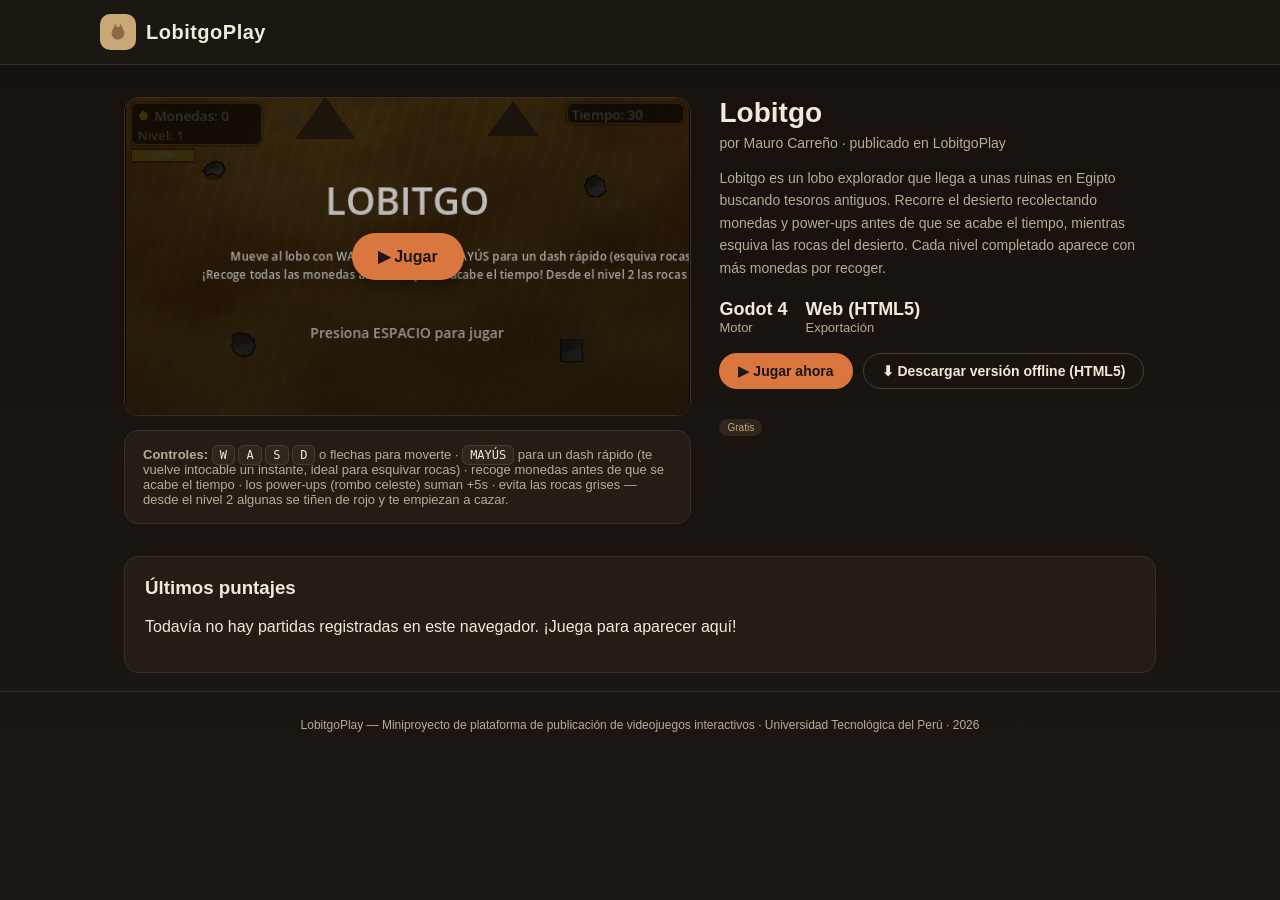
<file: index.html>
<!DOCTYPE html>
<html lang="es">
<head>
<meta charset="UTF-8">
<meta name="viewport" content="width=device-width, initial-scale=1.0">
<title>LobitgoPlay — Plataforma de videojuegos indie en Godot</title>
<link rel="icon" type="image/svg+xml" href="data:image/svg+xml,%3Csvg xmlns='http://www.w3.org/2000/svg' viewBox='0 0 128 128'%3E%3Ccircle cx='64' cy='70' r='34' fill='%238a6a4a'/%3E%3Cpolygon points='38,46 50,20 62,50' fill='%238a6a4a'/%3E%3Cpolygon points='90,46 78,20 66,50' fill='%238a6a4a'/%3E%3C/svg%3E">
<link rel="stylesheet" href="css/style.css">
</head>
<body>

<header class="site-header">
  <div class="container nav">
    <a class="brand" href="index.html">
      <span class="brand-mark">
        <svg viewBox="0 0 128 128" xmlns="http://www.w3.org/2000/svg">
          <circle cx="64" cy="70" r="34" fill="#8a6a4a"/>
          <polygon points="38,46 50,20 62,50" fill="#8a6a4a"/>
          <polygon points="90,46 78,20 66,50" fill="#8a6a4a"/>
        </svg>
      </span>
      LobitgoPlay
    </a>
  </div>
</header>

<div class="container">
  <div class="game-hero">
    <div>
      <div class="player-frame">
        <button type="button" class="player-preview" id="playPreview" aria-label="Jugar Lobitgo">
          <img src="img/lobitgo-titulo.png" alt="Pantalla de inicio de Lobitgo">
          <span class="preview-overlay">
            <span class="play-button">▶ Jugar</span>
          </span>
        </button>
      </div>
      <div class="controls-box" style="margin-top:14px;">
        <b>Controles:</b>
        <kbd>W</kbd> <kbd>A</kbd> <kbd>S</kbd> <kbd>D</kbd> o flechas para moverte · <kbd>MAYÚS</kbd> para un dash rápido (te vuelve intocable un instante, ideal para esquivar rocas) ·
        recoge monedas antes de que se acabe el tiempo · los power-ups (rombo celeste) suman +5s · evita las rocas grises — desde el nivel 2 algunas se tiñen de rojo y te empiezan a cazar.
      </div>
    </div>
    <div class="game-info">
      <h1>Lobitgo</h1>
      <div class="author">por Mauro Carreño · publicado en LobitgoPlay</div>
      <p class="desc">
        Lobitgo es un lobo explorador que llega a unas ruinas en Egipto buscando tesoros antiguos.
        Recorre el desierto recolectando monedas y power-ups antes de que se acabe el tiempo,
        mientras esquiva las rocas del desierto. Cada nivel completado aparece con más monedas por recoger.
      </p>
      <div class="stat-row">
        <div><b>Godot 4</b>Motor</div>
        <div><b>Web (HTML5)</b>Exportación</div>
      </div>
      <div class="actions">
        <a class="btn btn-primary" href="#" id="playNowBtn">▶ Jugar ahora</a>
        <a class="btn btn-ghost" href="juegos/lobitgo/Lobitgo-offline.zip" download>⬇ Descargar versión offline (HTML5)</a>
      </div>
      <span class="badge">Gratis</span>
    </div>
  </div>

  <div class="panel-card" id="scoreboardCard">
    <h3>Últimos puntajes</h3>
    <p class="scoreboard-empty" id="scoreboardEmpty">Todavía no hay partidas registradas en este navegador. ¡Juega para aparecer aquí!</p>
    <table class="mock-table" id="scoreboardTable" style="display:none;">
      <thead>
        <tr><th>Nombre</th><th>Puntaje</th><th>Nivel</th><th>Cuándo</th></tr>
      </thead>
      <tbody id="scoreboardBody"></tbody>
    </table>
  </div>
</div>

<div class="game-modal" id="gameModal" role="dialog" aria-modal="true" aria-label="Lobitgo jugable">
  <div class="game-modal-box">
    <button type="button" class="game-modal-close" id="closeModalBtn" aria-label="Cerrar">×</button>
    <div class="game-modal-frame">
      <iframe id="gameFrame" src="" allow="autoplay" title="Lobitgo jugable"></iframe>
    </div>
  </div>
</div>

<footer>
  LobitgoPlay — Miniproyecto de plataforma de publicación de videojuegos interactivos · Universidad Tecnológica del Perú · 2026
</footer>

<script>
(function () {
  var modal = document.getElementById('gameModal');
  var frame = document.getElementById('gameFrame');
  var GAME_SRC = 'juegos/lobitgo/web/index.html';

  function handleEscFromFrame(e) {
    if (e.key === 'Escape') closeGame();
  }

  function openGame() {
    frame.src = GAME_SRC;
    modal.classList.add('open');
    document.body.style.overflow = 'hidden';
  }

  function closeGame() {
    modal.classList.remove('open');
    frame.src = '';
    document.body.style.overflow = '';
  }

  // El juego (iframe) es mismo-origen, pero al tomar foco de teclado deja de
  // recibir el ESC el documento padre. Se engancha también dentro del iframe
  // para poder cerrar el modal aunque el foco esté sobre el juego.
  frame.addEventListener('load', function () {
    try {
      frame.contentWindow.document.addEventListener('keydown', handleEscFromFrame);
    } catch (err) { /* cross-origin de respaldo: se ignora */ }
  });

  document.getElementById('playPreview').addEventListener('click', openGame);
  document.getElementById('playNowBtn').addEventListener('click', function (e) {
    e.preventDefault();
    openGame();
  });
  document.getElementById('closeModalBtn').addEventListener('click', closeGame);

  modal.addEventListener('click', function (e) {
    if (e.target === modal) closeGame();
  });

  document.addEventListener('keydown', function (e) {
    if (e.key === 'Escape' && modal.classList.contains('open')) closeGame();
  });
})();
</script>

<script>
(function () {
  // Tabla de puntajes local: sin backend real, se guarda en este navegador
  // (localStorage), igual que el mejor puntaje que ya guarda el propio juego.
  var STORAGE_KEY = 'lobitgo_scores';
  var LAST_NAME_KEY = 'lobitgo_last_name';
  var MAX_ENTRIES = 10;

  var emptyMsg = document.getElementById('scoreboardEmpty');
  var table = document.getElementById('scoreboardTable');
  var body = document.getElementById('scoreboardBody');

  function loadScores() {
    try {
      return JSON.parse(localStorage.getItem(STORAGE_KEY)) || [];
    } catch (err) {
      return [];
    }
  }

  function saveScores(scores) {
    localStorage.setItem(STORAGE_KEY, JSON.stringify(scores));
  }

  function renderScores() {
    var scores = loadScores();
    if (scores.length === 0) {
      emptyMsg.style.display = '';
      table.style.display = 'none';
      return;
    }
    emptyMsg.style.display = 'none';
    table.style.display = '';
    body.innerHTML = '';
    scores.forEach(function (entry) {
      var row = document.createElement('tr');
      row.innerHTML =
        '<td>' + entry.name + '</td>' +
        '<td>' + entry.score + '</td>' +
        '<td>' + entry.level + '</td>' +
        '<td>' + entry.when + '</td>';
      body.appendChild(row);
    });
  }

  function addScore(score, level) {
    var lastName = localStorage.getItem(LAST_NAME_KEY) || '';
    var name = window.prompt('¡Partida terminada! ¿Cómo te llamas para el marcador?', lastName);
    if (name === null) return; // el jugador canceló, no se registra
    name = name.trim().slice(0, 24) || 'Jugador anónimo';
    localStorage.setItem(LAST_NAME_KEY, name);

    var scores = loadScores();
    scores.unshift({
      name: name,
      score: score,
      level: level,
      when: new Date().toLocaleString('es-PE', { dateStyle: 'short', timeStyle: 'short' })
    });
    scores = scores.slice(0, MAX_ENTRIES);
    saveScores(scores);
    renderScores();
  }

  window.addEventListener('message', function (event) {
    if (!event.data || event.data.source !== 'lobitgo') return;
    addScore(event.data.score, event.data.level);
  });

  renderScores();
})();
</script>

</body>
</html>
</file>
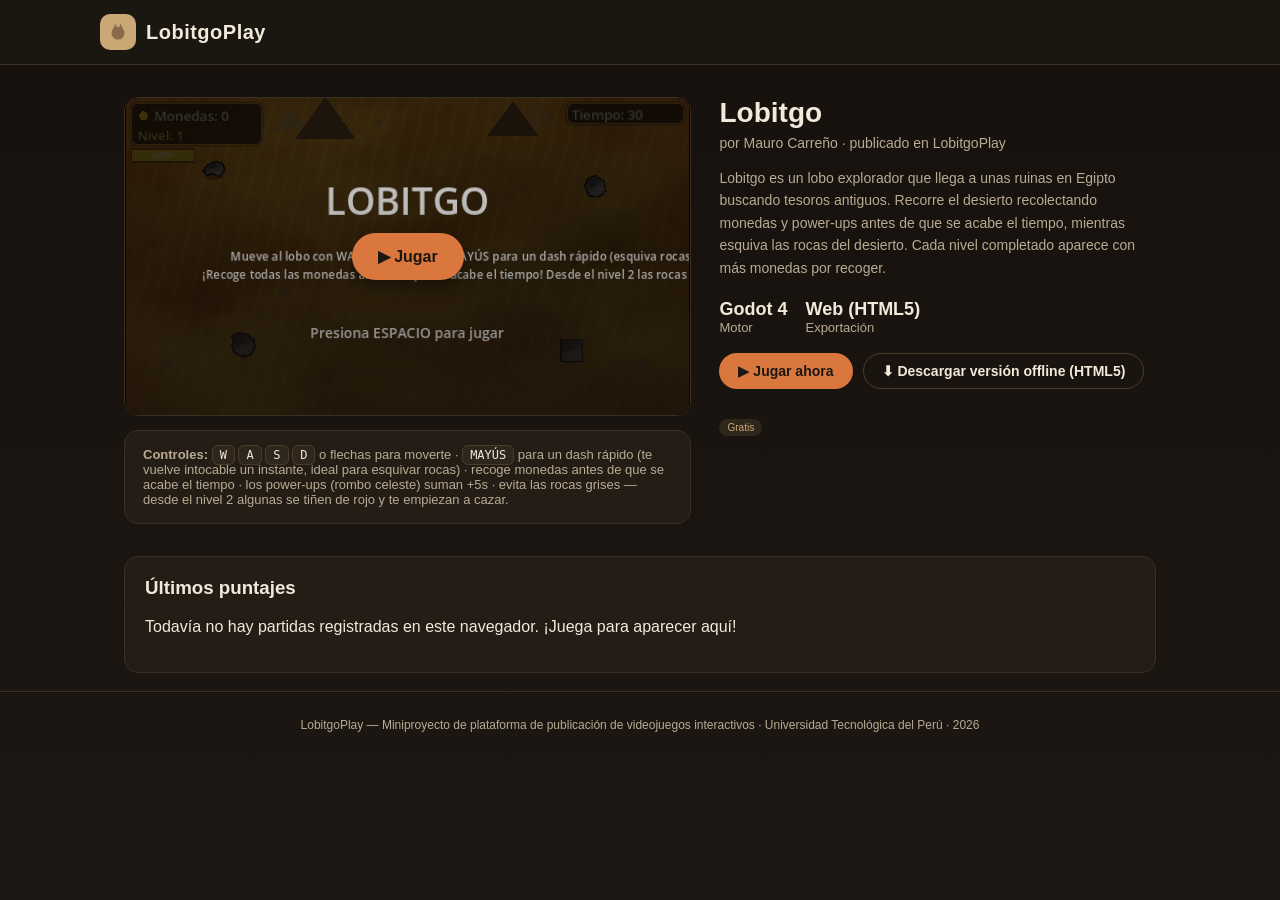
<file: juegos/lobitgo/index.html>
<!DOCTYPE html>
<html lang="es">
<head>
<meta charset="UTF-8">
<meta http-equiv="refresh" content="0; url=../../index.html">
<link rel="canonical" href="../../index.html">
<title>Lobitgo — LobitgoPlay</title>
</head>
<body>
<p>Redirigiendo a <a href="../../index.html">LobitgoPlay</a>…</p>
</body>
</html>
</file>
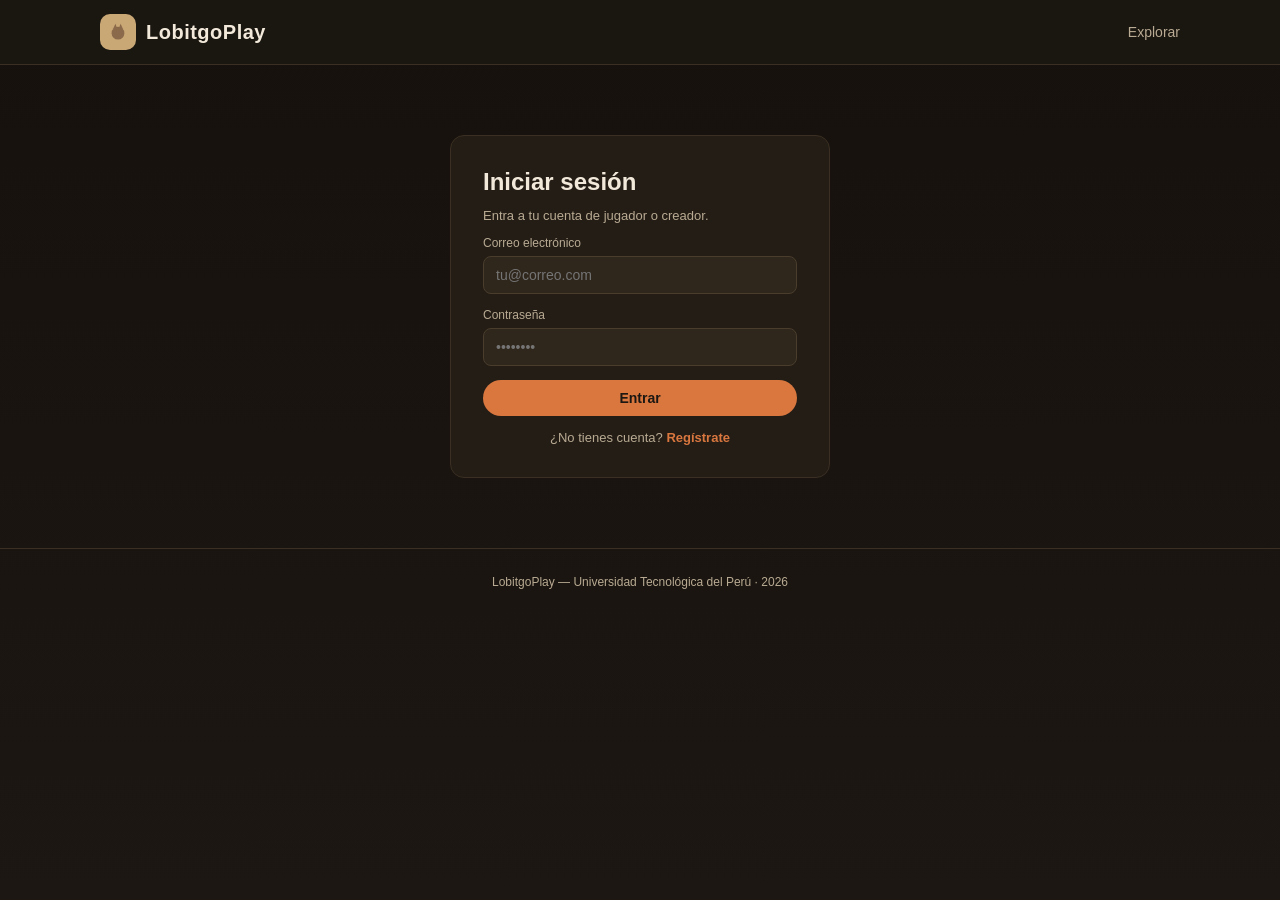
<file: login.html>
<!DOCTYPE html>
<html lang="es">
<head>
<meta charset="UTF-8">
<meta name="viewport" content="width=device-width, initial-scale=1.0">
<title>Iniciar sesión — LobitgoPlay</title>
<link rel="stylesheet" href="css/style.css">
</head>
<body>

<header class="site-header">
  <div class="container nav">
    <a class="brand" href="index.html">
      <span class="brand-mark">
        <svg viewBox="0 0 128 128" xmlns="http://www.w3.org/2000/svg">
          <circle cx="64" cy="70" r="34" fill="#8a6a4a"/>
          <polygon points="38,46 50,20 62,50" fill="#8a6a4a"/>
          <polygon points="90,46 78,20 66,50" fill="#8a6a4a"/>
        </svg>
      </span>
      LobitgoPlay
    </a>
    <nav class="nav-links">
      <a href="index.html">Explorar</a>
    </nav>
  </div>
</header>

<div class="auth-wrap">
  <h2>Iniciar sesión</h2>
  <p class="sub">Entra a tu cuenta de jugador o creador.</p>
  <form onsubmit="event.preventDefault(); window.location.href='panel-creador.html';">
    <div class="field">
      <label>Correo electrónico</label>
      <input type="email" placeholder="tu@correo.com" required>
    </div>
    <div class="field">
      <label>Contraseña</label>
      <input type="password" placeholder="••••••••" required>
    </div>
    <button class="btn btn-primary btn-block" type="submit">Entrar</button>
  </form>
  <div class="switch-auth">¿No tienes cuenta? <a href="registro.html">Regístrate</a></div>
</div>

<footer>
  LobitgoPlay — Universidad Tecnológica del Perú · 2026
</footer>

</body>
</html>
</file>
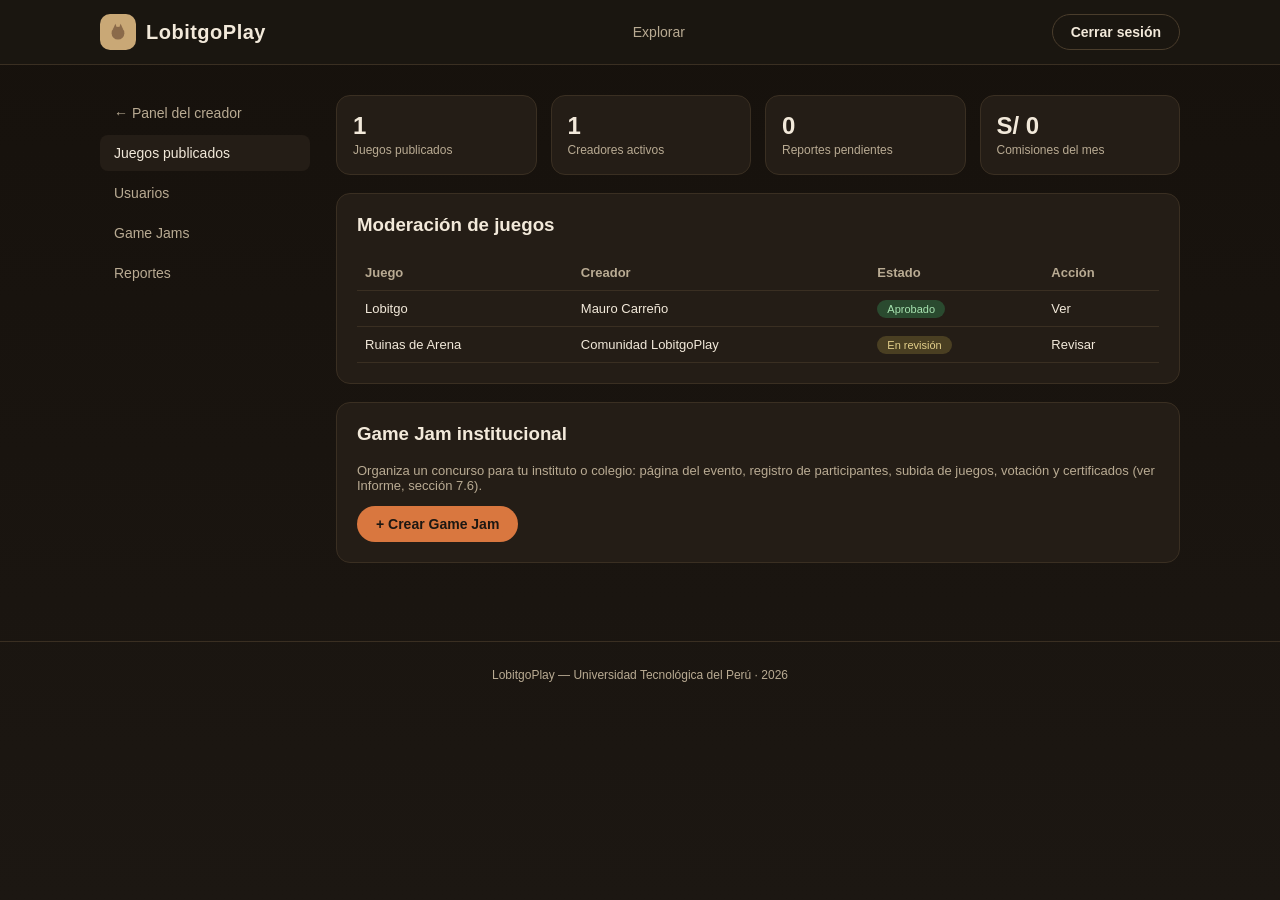
<file: panel-admin.html>
<!DOCTYPE html>
<html lang="es">
<head>
<meta charset="UTF-8">
<meta name="viewport" content="width=device-width, initial-scale=1.0">
<title>Panel administrador — LobitgoPlay</title>
<link rel="stylesheet" href="css/style.css">
</head>
<body>

<header class="site-header">
  <div class="container nav">
    <a class="brand" href="index.html">
      <span class="brand-mark">
        <svg viewBox="0 0 128 128" xmlns="http://www.w3.org/2000/svg">
          <circle cx="64" cy="70" r="34" fill="#8a6a4a"/>
          <polygon points="38,46 50,20 62,50" fill="#8a6a4a"/>
          <polygon points="90,46 78,20 66,50" fill="#8a6a4a"/>
        </svg>
      </span>
      LobitgoPlay
    </a>
    <nav class="nav-links">
      <a href="index.html">Explorar</a>
    </nav>
    <div class="nav-actions">
      <a class="btn btn-ghost" href="index.html">Cerrar sesión</a>
    </div>
  </div>
</header>

<div class="container panel-layout">
  <nav class="panel-nav">
    <a href="panel-creador.html">← Panel del creador</a>
    <a class="active" href="panel-admin.html">Juegos publicados</a>
    <a href="#">Usuarios</a>
    <a href="#">Game Jams</a>
    <a href="#">Reportes</a>
  </nav>

  <div>
    <div class="kpi-row">
      <div class="kpi"><b>1</b><span>Juegos publicados</span></div>
      <div class="kpi"><b>1</b><span>Creadores activos</span></div>
      <div class="kpi"><b>0</b><span>Reportes pendientes</span></div>
      <div class="kpi"><b>S/ 0</b><span>Comisiones del mes</span></div>
    </div>

    <div class="panel-card">
      <h3>Moderación de juegos</h3>
      <table class="mock-table">
        <tr><th>Juego</th><th>Creador</th><th>Estado</th><th>Acción</th></tr>
        <tr>
          <td>Lobitgo</td>
          <td>Mauro Carreño</td>
          <td><span class="status-pill ok">Aprobado</span></td>
          <td><a href="juegos/lobitgo/index.html">Ver</a></td>
        </tr>
        <tr>
          <td>Ruinas de Arena</td>
          <td>Comunidad LobitgoPlay</td>
          <td><span class="status-pill pending">En revisión</span></td>
          <td><a href="#" onclick="alert('Maqueta de demostración: la moderación real llegará con el backend.');return false;">Revisar</a></td>
        </tr>
      </table>
    </div>

    <div class="panel-card">
      <h3>Game Jam institucional</h3>
      <p style="color:var(--text-dim); font-size:13px;">Organiza un concurso para tu instituto o colegio: página del evento, registro de participantes, subida de juegos, votación y certificados (ver Informe, sección 7.6).</p>
      <button class="btn btn-primary" onclick="alert('Maqueta de demostración: la creación de Game Jams se habilitará en la fase 2.');">+ Crear Game Jam</button>
    </div>
  </div>
</div>

<footer>
  LobitgoPlay — Universidad Tecnológica del Perú · 2026
</footer>

</body>
</html>
</file>
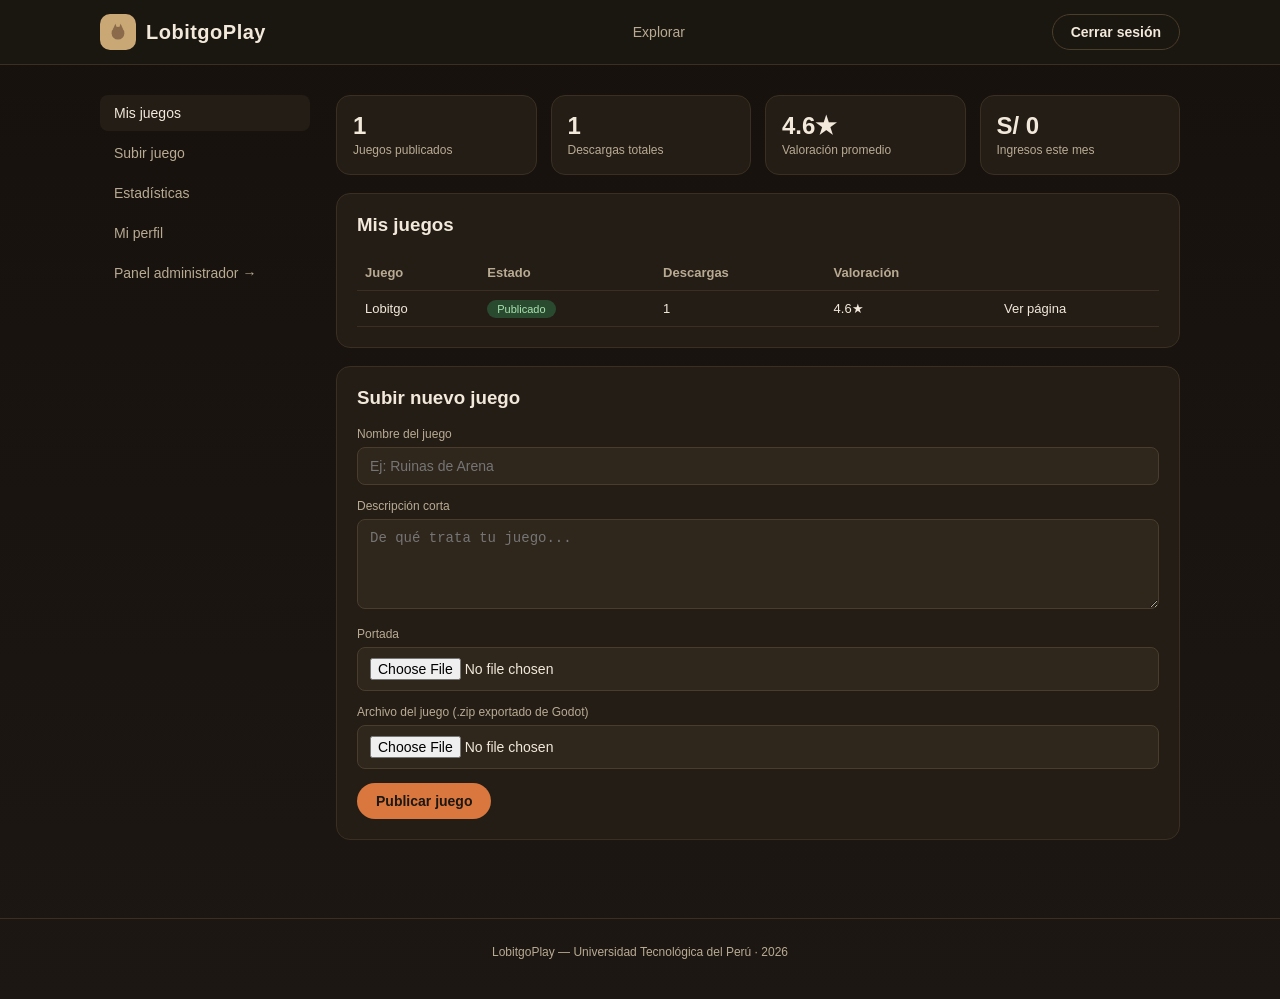
<file: panel-creador.html>
<!DOCTYPE html>
<html lang="es">
<head>
<meta charset="UTF-8">
<meta name="viewport" content="width=device-width, initial-scale=1.0">
<title>Panel del creador — LobitgoPlay</title>
<link rel="stylesheet" href="css/style.css">
</head>
<body>

<header class="site-header">
  <div class="container nav">
    <a class="brand" href="index.html">
      <span class="brand-mark">
        <svg viewBox="0 0 128 128" xmlns="http://www.w3.org/2000/svg">
          <circle cx="64" cy="70" r="34" fill="#8a6a4a"/>
          <polygon points="38,46 50,20 62,50" fill="#8a6a4a"/>
          <polygon points="90,46 78,20 66,50" fill="#8a6a4a"/>
        </svg>
      </span>
      LobitgoPlay
    </a>
    <nav class="nav-links">
      <a href="index.html">Explorar</a>
    </nav>
    <div class="nav-actions">
      <a class="btn btn-ghost" href="index.html">Cerrar sesión</a>
    </div>
  </div>
</header>

<div class="container panel-layout">
  <nav class="panel-nav">
    <a class="active" href="panel-creador.html">Mis juegos</a>
    <a href="#" onclick="document.getElementById('subir').scrollIntoView({behavior:'smooth'});return false;">Subir juego</a>
    <a href="#">Estadísticas</a>
    <a href="#">Mi perfil</a>
    <a href="panel-admin.html">Panel administrador →</a>
  </nav>

  <div>
    <div class="kpi-row">
      <div class="kpi"><b>1</b><span>Juegos publicados</span></div>
      <div class="kpi"><b>1</b><span>Descargas totales</span></div>
      <div class="kpi"><b>4.6★</b><span>Valoración promedio</span></div>
      <div class="kpi"><b>S/ 0</b><span>Ingresos este mes</span></div>
    </div>

    <div class="panel-card">
      <h3>Mis juegos</h3>
      <table class="mock-table">
        <tr><th>Juego</th><th>Estado</th><th>Descargas</th><th>Valoración</th><th></th></tr>
        <tr>
          <td>Lobitgo</td>
          <td><span class="status-pill ok">Publicado</span></td>
          <td>1</td>
          <td>4.6★</td>
          <td><a href="juegos/lobitgo/index.html">Ver página</a></td>
        </tr>
      </table>
    </div>

    <div class="panel-card" id="subir">
      <h3>Subir nuevo juego</h3>
      <form onsubmit="event.preventDefault(); alert('Maqueta de demostración: la subida real de archivos se implementará junto con el backend (ver Informe, sección 8.1).');">
        <div class="field">
          <label>Nombre del juego</label>
          <input type="text" placeholder="Ej: Ruinas de Arena">
        </div>
        <div class="field">
          <label>Descripción corta</label>
          <textarea placeholder="De qué trata tu juego..."></textarea>
        </div>
        <div class="field">
          <label>Portada</label>
          <input type="file" accept="image/*">
        </div>
        <div class="field">
          <label>Archivo del juego (.zip exportado de Godot)</label>
          <input type="file" accept=".zip">
        </div>
        <button class="btn btn-primary" type="submit">Publicar juego</button>
      </form>
    </div>
  </div>
</div>

<footer>
  LobitgoPlay — Universidad Tecnológica del Perú · 2026
</footer>

</body>
</html>
</file>
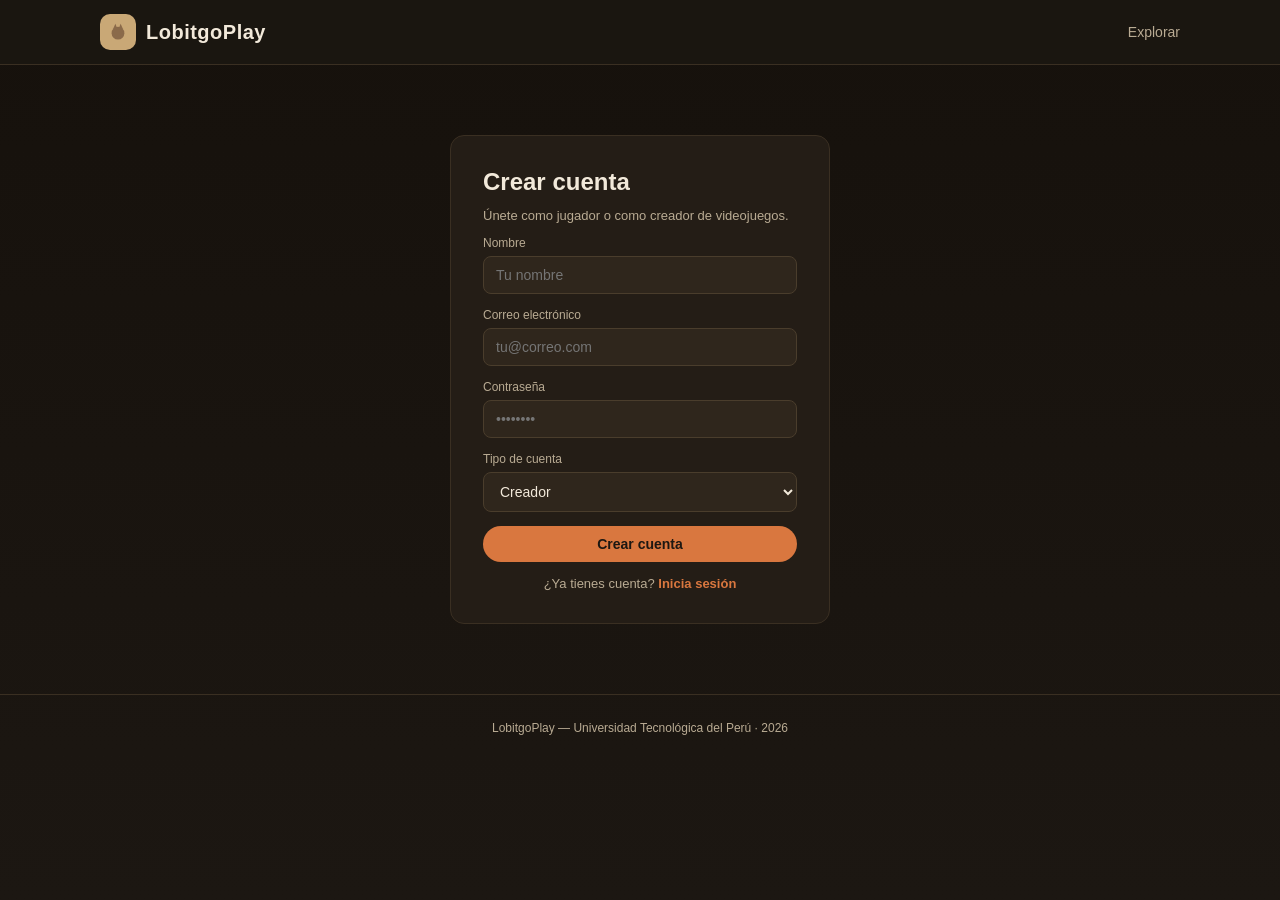
<file: registro.html>
<!DOCTYPE html>
<html lang="es">
<head>
<meta charset="UTF-8">
<meta name="viewport" content="width=device-width, initial-scale=1.0">
<title>Crear cuenta — LobitgoPlay</title>
<link rel="stylesheet" href="css/style.css">
</head>
<body>

<header class="site-header">
  <div class="container nav">
    <a class="brand" href="index.html">
      <span class="brand-mark">
        <svg viewBox="0 0 128 128" xmlns="http://www.w3.org/2000/svg">
          <circle cx="64" cy="70" r="34" fill="#8a6a4a"/>
          <polygon points="38,46 50,20 62,50" fill="#8a6a4a"/>
          <polygon points="90,46 78,20 66,50" fill="#8a6a4a"/>
        </svg>
      </span>
      LobitgoPlay
    </a>
    <nav class="nav-links">
      <a href="index.html">Explorar</a>
    </nav>
  </div>
</header>

<div class="auth-wrap">
  <h2>Crear cuenta</h2>
  <p class="sub">Únete como jugador o como creador de videojuegos.</p>
  <form onsubmit="event.preventDefault(); window.location.href='panel-creador.html';">
    <div class="field">
      <label>Nombre</label>
      <input type="text" placeholder="Tu nombre" required>
    </div>
    <div class="field">
      <label>Correo electrónico</label>
      <input type="email" placeholder="tu@correo.com" required>
    </div>
    <div class="field">
      <label>Contraseña</label>
      <input type="password" placeholder="••••••••" required>
    </div>
    <div class="field">
      <label>Tipo de cuenta</label>
      <select>
        <option>Jugador</option>
        <option selected>Creador</option>
        <option>Institución educativa</option>
      </select>
    </div>
    <button class="btn btn-primary btn-block" type="submit">Crear cuenta</button>
  </form>
  <div class="switch-auth">¿Ya tienes cuenta? <a href="login.html">Inicia sesión</a></div>
</div>

<footer>
  LobitgoPlay — Universidad Tecnológica del Perú · 2026
</footer>

</body>
</html>
</file>
<file: css/style.css>
:root {
  --sand: #c9a876;
  --sand-dark: #8a6a4a;
  --ink: #1c1712;
  --panel: #241d16;
  --panel-2: #2f261c;
  --accent: #c9a876;
  --accent-2: #d9773f;
  --text: #f2e9da;
  --text-dim: #b9ab93;
  --radius: 14px;
}

* { box-sizing: border-box; }

body {
  margin: 0;
  font-family: "Segoe UI", Roboto, Arial, sans-serif;
  background: linear-gradient(180deg, #16110c 0%, #1c1712 100%);
  color: var(--text);
  min-height: 100vh;
}

a { color: inherit; text-decoration: none; }

.container { max-width: 1080px; margin: 0 auto; padding: 0 24px; }

/* Header */
header.site-header {
  position: sticky;
  top: 0;
  z-index: 10;
  background: rgba(28, 23, 18, 0.92);
  backdrop-filter: blur(6px);
  border-bottom: 1px solid #3a2f22;
}

.nav {
  display: flex;
  align-items: center;
  justify-content: space-between;
  padding: 14px 0;
}

.brand {
  display: flex;
  align-items: center;
  gap: 10px;
  font-size: 20px;
  font-weight: 800;
  letter-spacing: 0.5px;
}

.brand-mark {
  width: 36px;
  height: 36px;
  border-radius: 10px;
  background: var(--sand);
  display: inline-flex;
  align-items: center;
  justify-content: center;
  font-size: 18px;
}

.brand-mark svg { width: 24px; height: 24px; }

.nav-links {
  display: flex;
  gap: 22px;
  font-size: 14px;
  color: var(--text-dim);
}

.nav-links a:hover { color: var(--text); }

.nav-actions { display: flex; gap: 10px; }

.btn {
  display: inline-block;
  padding: 9px 18px;
  border-radius: 999px;
  font-size: 14px;
  font-weight: 600;
  cursor: pointer;
  border: 1px solid transparent;
  transition: transform .15s ease, opacity .15s ease;
}
.btn:hover { transform: translateY(-1px); }

.btn-primary { background: var(--accent-2); color: #1c1712; }
.btn-ghost { background: transparent; border-color: #4a3d2c; color: var(--text); }
.btn-block { display: block; width: 100%; text-align: center; }

/* Hero */
.hero {
  padding: 64px 0 40px;
  text-align: center;
}
.hero h1 {
  font-size: 40px;
  margin: 0 0 12px;
}
.hero p {
  color: var(--text-dim);
  max-width: 560px;
  margin: 0 auto;
  font-size: 16px;
}
.hero-tag {
  display: inline-block;
  padding: 6px 14px;
  border-radius: 999px;
  background: var(--panel-2);
  color: var(--accent);
  font-size: 12px;
  letter-spacing: 1px;
  text-transform: uppercase;
  margin-bottom: 18px;
}

/* Catalog */
.section-title {
  font-size: 22px;
  margin: 40px 0 18px;
  display: flex;
  align-items: center;
  justify-content: space-between;
}
.section-title span.hint { font-size: 13px; color: var(--text-dim); font-weight: 400; }

.grid {
  display: grid;
  grid-template-columns: repeat(auto-fill, minmax(230px, 1fr));
  gap: 20px;
  padding-bottom: 60px;
}

.card {
  background: var(--panel);
  border: 1px solid #3a2f22;
  border-radius: var(--radius);
  overflow: hidden;
  transition: transform .15s ease, border-color .15s ease;
}
.card:hover { transform: translateY(-4px); border-color: var(--accent-2); }

.card-cover {
  height: 130px;
  background: radial-gradient(circle at 30% 20%, #d9b98a, #8a6a4a 70%);
  display: flex;
  align-items: center;
  justify-content: center;
  position: relative;
}
.card-cover .pyramid {
  width: 0; height: 0;
  border-left: 26px solid transparent;
  border-right: 26px solid transparent;
  border-bottom: 44px solid #6b4f34;
  opacity: .8;
}
.card-cover img {
  width: 100%;
  height: 100%;
  object-fit: cover;
  display: block;
}
.card-body { padding: 14px 16px; }
.card-title { font-weight: 700; font-size: 15px; margin-bottom: 4px; }
.card-meta { font-size: 12px; color: var(--text-dim); display: flex; justify-content: space-between; }
.badge {
  display: inline-block;
  font-size: 10px;
  padding: 3px 8px;
  border-radius: 999px;
  background: var(--panel-2);
  color: var(--accent);
  margin-top: 8px;
}

/* Game detail */
.game-hero {
  display: grid;
  grid-template-columns: 1.3fr 1fr;
  gap: 28px;
  padding: 32px 0;
  align-items: start;
}
@media (max-width: 800px) { .game-hero { grid-template-columns: 1fr; } }

.player-frame {
  background: #000;
  border-radius: var(--radius);
  overflow: hidden;
  border: 1px solid #3a2f22;
  aspect-ratio: 960 / 540;
  position: relative;
}
.player-frame iframe { width: 100%; height: 100%; border: 0; display: block; }

/* Static preview (cover) shown before the game is launched */
.player-preview {
  position: relative;
  width: 100%;
  height: 100%;
  border: 0;
  padding: 0;
  cursor: pointer;
  background: #000;
  display: block;
}
.player-preview img {
  width: 100%;
  height: 100%;
  object-fit: cover;
  display: block;
}
.player-preview .preview-overlay {
  position: absolute;
  inset: 0;
  display: flex;
  align-items: center;
  justify-content: center;
  background: linear-gradient(180deg, rgba(20,16,11,.15), rgba(20,16,11,.55));
  transition: background .15s ease;
}
.player-preview:hover .preview-overlay { background: linear-gradient(180deg, rgba(20,16,11,.25), rgba(20,16,11,.65)); }
.preview-overlay .play-button {
  display: inline-flex;
  align-items: center;
  gap: 10px;
  padding: 14px 26px;
  border-radius: 999px;
  background: var(--accent-2);
  color: #1c1712;
  font-weight: 700;
  font-size: 16px;
  box-shadow: 0 6px 18px rgba(0,0,0,.35);
  transition: transform .15s ease;
}
.player-preview:hover .play-button { transform: scale(1.05); }

/* Game modal / lightbox */
.game-modal {
  position: fixed;
  inset: 0;
  z-index: 100;
  display: none;
  align-items: center;
  justify-content: center;
  padding: 24px;
  background: rgba(10, 8, 5, 0.85);
  backdrop-filter: blur(3px);
}
.game-modal.open { display: flex; }
.game-modal-box {
  position: relative;
  width: 100%;
  max-width: 960px;
  background: var(--panel);
  border: 1px solid #3a2f22;
  border-radius: var(--radius);
  overflow: hidden;
  box-shadow: 0 20px 60px rgba(0,0,0,.5);
}
.game-modal-frame {
  width: 100%;
  aspect-ratio: 960 / 540;
  background: #000;
}
.game-modal-frame iframe { width: 100%; height: 100%; border: 0; display: block; }
.game-modal-close {
  position: absolute;
  top: 10px;
  right: 10px;
  width: 36px;
  height: 36px;
  border-radius: 50%;
  border: 1px solid #4a3d2c;
  background: var(--panel-2);
  color: var(--text);
  font-size: 18px;
  line-height: 1;
  cursor: pointer;
  display: flex;
  align-items: center;
  justify-content: center;
  transition: background .15s ease, transform .15s ease;
}
.game-modal-close:hover { background: var(--accent-2); color: #1c1712; transform: scale(1.05); }

.game-info h1 { margin: 0 0 6px; font-size: 28px; }
.game-info .author { color: var(--text-dim); font-size: 14px; margin-bottom: 16px; }
.game-info .desc { font-size: 14px; line-height: 1.6; color: var(--text-dim); margin-bottom: 20px; }
.actions { display: flex; gap: 10px; flex-wrap: wrap; margin-bottom: 22px; }
.stat-row { display: flex; gap: 18px; font-size: 13px; color: var(--text-dim); margin-bottom: 18px; }
.stat-row b { color: var(--text); display: block; font-size: 18px; }

.controls-box {
  background: var(--panel);
  border: 1px solid #3a2f22;
  border-radius: var(--radius);
  padding: 16px 18px;
  font-size: 13px;
  color: var(--text-dim);
}
.controls-box kbd {
  background: var(--panel-2);
  border: 1px solid #4a3d2c;
  border-radius: 6px;
  padding: 2px 7px;
  font-size: 12px;
  color: var(--text);
}

/* Forms (login/registro) */
.auth-wrap {
  max-width: 380px;
  margin: 70px auto;
  background: var(--panel);
  border: 1px solid #3a2f22;
  border-radius: var(--radius);
  padding: 32px;
}
.auth-wrap h2 { margin-top: 0; }
.auth-wrap p.sub { color: var(--text-dim); font-size: 13px; margin-top: -8px; }
.field { margin-bottom: 14px; }
.field label { display: block; font-size: 12px; color: var(--text-dim); margin-bottom: 6px; }
.field input, .field select, .field textarea {
  width: 100%;
  padding: 10px 12px;
  border-radius: 8px;
  border: 1px solid #4a3d2c;
  background: var(--panel-2);
  color: var(--text);
  font-size: 14px;
}
.field textarea { min-height: 90px; resize: vertical; }
.switch-auth { text-align: center; font-size: 13px; color: var(--text-dim); margin-top: 14px; }
.switch-auth a { color: var(--accent-2); font-weight: 600; }

/* Panels */
.panel-layout { display: grid; grid-template-columns: 210px 1fr; gap: 26px; padding: 30px 0 60px; }
@media (max-width: 750px) { .panel-layout { grid-template-columns: 1fr; } }
.panel-nav { display: flex; flex-direction: column; gap: 4px; }
.panel-nav a {
  padding: 10px 14px;
  border-radius: 8px;
  font-size: 14px;
  color: var(--text-dim);
}
.panel-nav a.active, .panel-nav a:hover { background: var(--panel); color: var(--text); }

.panel-card {
  background: var(--panel);
  border: 1px solid #3a2f22;
  border-radius: var(--radius);
  padding: 20px;
  margin-bottom: 18px;
}
.panel-card h3 { margin-top: 0; }

.kpi-row { display: grid; grid-template-columns: repeat(auto-fit, minmax(120px,1fr)); gap: 14px; margin-bottom: 18px; }
.kpi { background: var(--panel); border: 1px solid #3a2f22; border-radius: var(--radius); padding: 16px; }
.kpi b { display: block; font-size: 24px; }
.kpi span { font-size: 12px; color: var(--text-dim); }

table.mock-table { width: 100%; border-collapse: collapse; font-size: 13px; }
table.mock-table th, table.mock-table td { text-align: left; padding: 10px 8px; border-bottom: 1px solid #3a2f22; }
table.mock-table th { color: var(--text-dim); font-weight: 600; }
.status-pill { padding: 3px 10px; border-radius: 999px; font-size: 11px; }
.status-pill.ok { background: #2a4a2f; color: #a7e3b0; }
.status-pill.pending { background: #4a3f22; color: #e3cf8a; }

footer {
  text-align: center;
  padding: 26px 0 40px;
  color: var(--text-dim);
  font-size: 12px;
  border-top: 1px solid #3a2f22;
}
</file>
